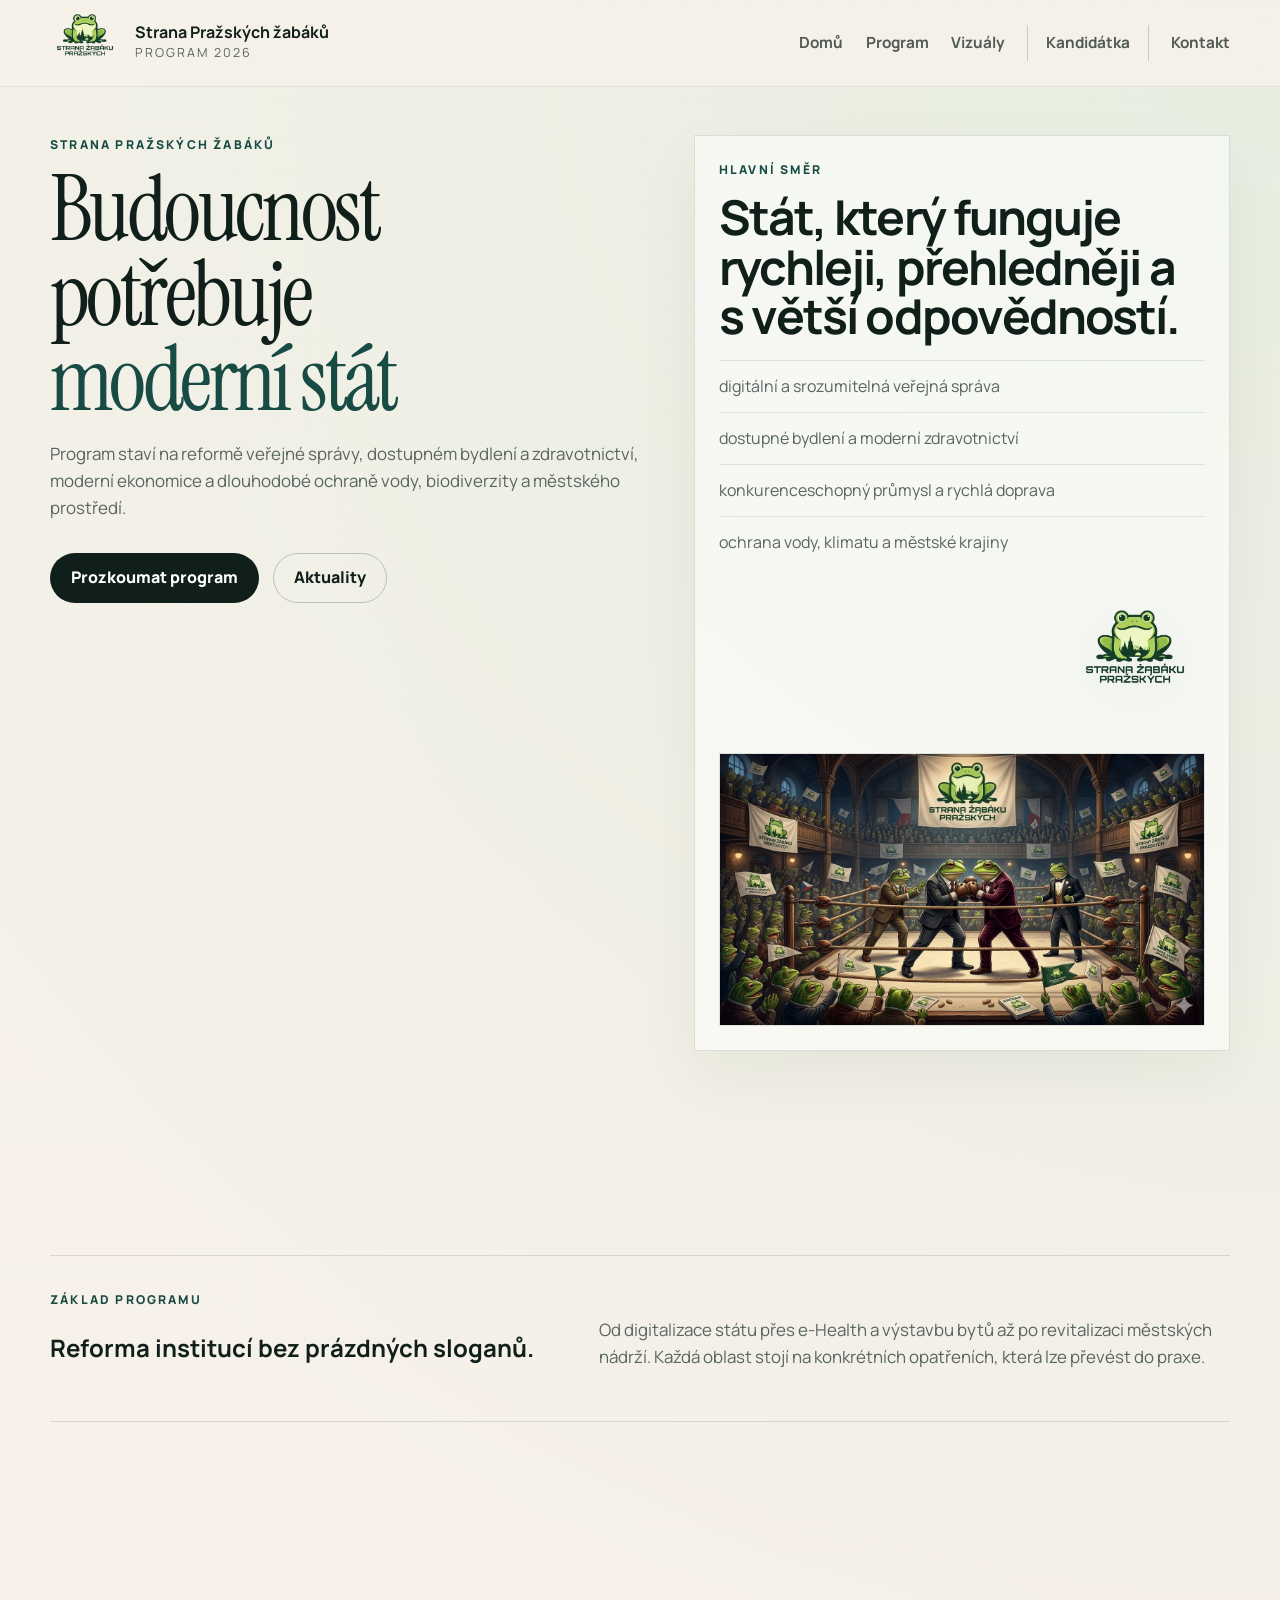
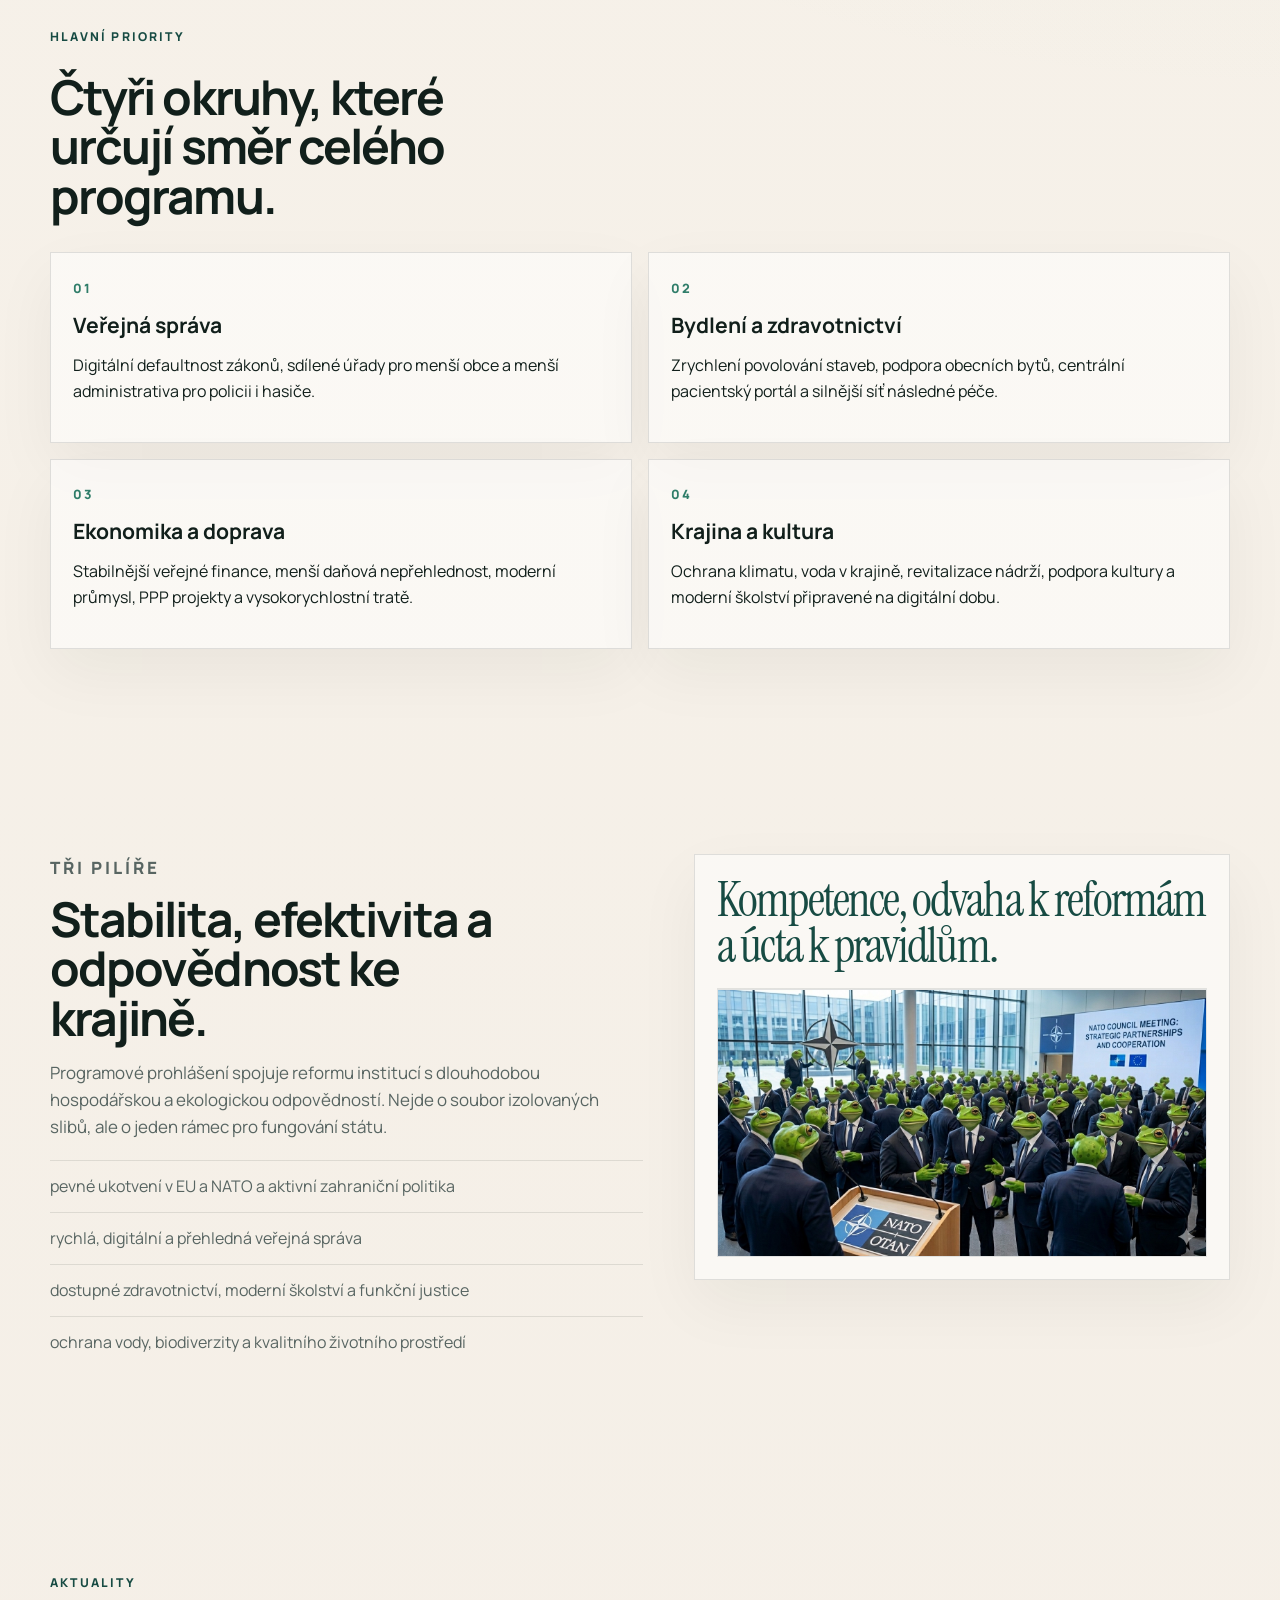
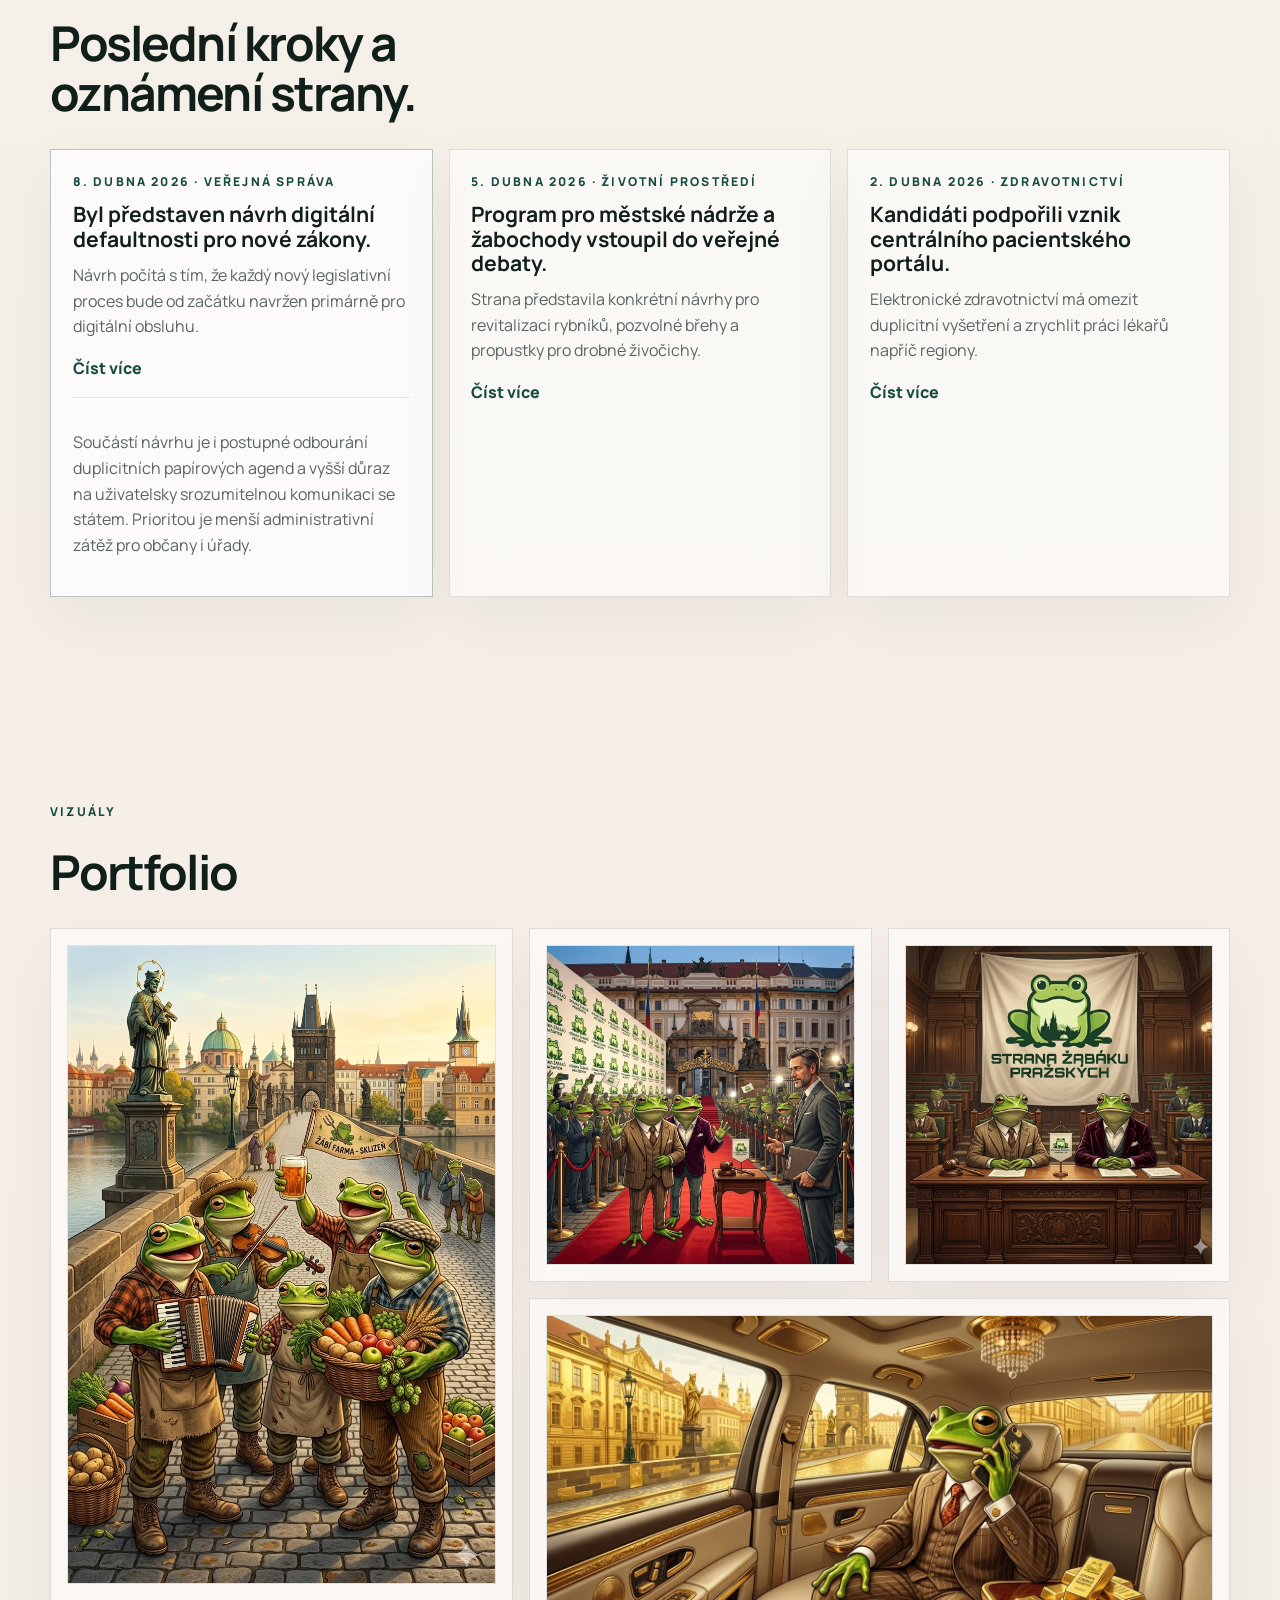
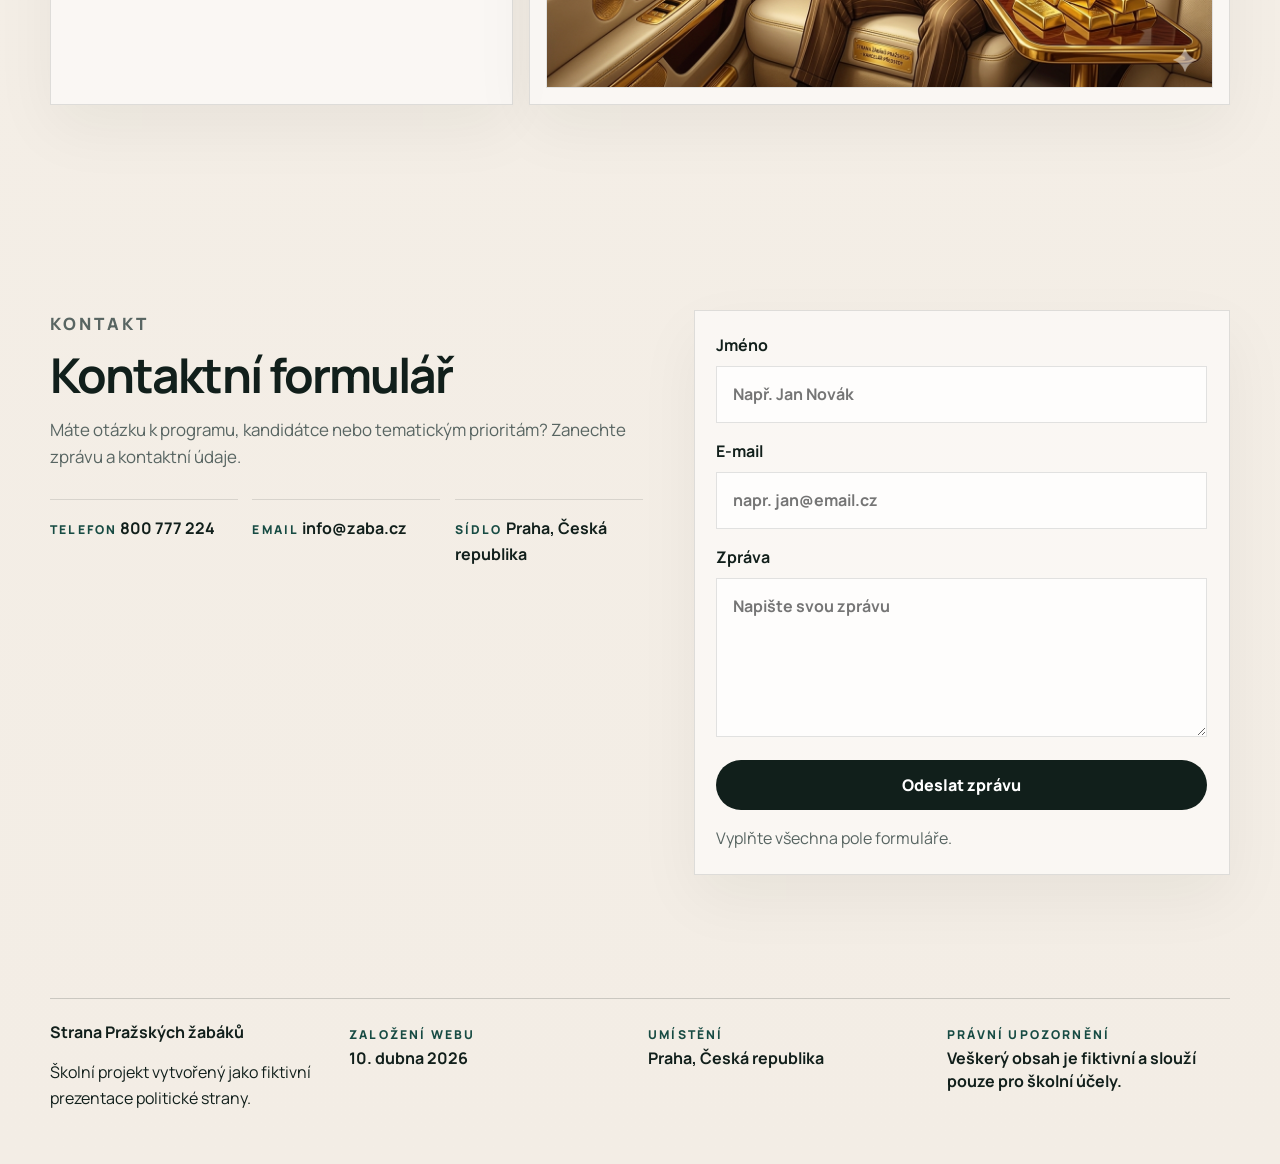
<file: index.html>
<!DOCTYPE html>
<html lang="cs">
  <head>
    <meta charset="UTF-8" />
    <meta name="viewport" content="width=device-width, initial-scale=1.0" />
    <title>Strana Pražských žabáků</title>
    <meta
      name="description"
      content="Program a aktuality Strany Pražských žabáků."
    />
    <link rel="preconnect" href="https://fonts.googleapis.com" />
    <link rel="preconnect" href="https://fonts.gstatic.com" crossorigin />
    <link
      href="https://fonts.googleapis.com/css2?family=Instrument+Serif:ital@0;1&family=Manrope:wght@400;500;600;700;800&display=swap"
      rel="stylesheet"
    />
    <link rel="icon" type="image/svg+xml" href="assets/img/favicon-frog.svg" />
    <link rel="stylesheet" href="assets/css/style.css" />
    <script defer src="assets/js/main.js"></script>
  </head>
  <body id="page-top" data-page="home">
    <div class="page-shell">
      <header class="site-header">
        <div class="container header-inner">
          <a class="brand" href="index.html" aria-label="Domů">
            <img
              class="brand-logo"
              src="assets/img/logo-zabak.png"
              alt="Logo Strany Pražských žabáků"
            />
            <span class="brand-copy">
              <strong>Strana Pražských žabáků</strong>
              <small>Program 2026</small>
            </span>
          </a>

          <button
            class="nav-toggle"
            type="button"
            aria-expanded="false"
            aria-controls="site-nav"
          >
            Menu
          </button>

          <nav class="site-nav" id="site-nav" aria-label="Hlavní navigace">
            <a href="#page-top">Domů</a>
            <a href="#program">Program</a>
            <a href="#galerie">Vizuály</a>
            <a class="nav-link-featured" href="kandidatka.html">Kandidátka</a>
            <a href="#kontakt">Kontakt</a>
          </nav>
        </div>
      </header>

      <main>
        <section class="hero section snap-section" id="hero" data-reveal>
          <div class="container hero-grid">
            <div class="hero-copy">
              <p class="eyebrow">Strana Pražských žabáků</p>
              <h1>
                Budoucnost potřebuje
                <span
                  class="rotating-line"
                  data-words="moderní stát|odborná řešení|zdravou krajinu|quack quack"
                  >moderní stát</span
                >
              </h1>
              <p class="hero-lead">
                Program staví na reformě veřejné správy, dostupném bydlení a
                zdravotnictví, moderní ekonomice a dlouhodobé ochraně vody,
                biodiverzity a městského prostředí.
              </p>
              <div class="hero-actions">
                <a class="button button-primary" href="#program">Prozkoumat program</a>
                <a class="button button-secondary" href="#aktuality">Aktuality</a>
              </div>
            </div>

            <div class="hero-visual">
              <div class="hero-panel">
                <p class="panel-eyebrow">Hlavní směr</p>
                <h2>Stát, který funguje rychleji, přehledněji a s větší odpovědností.</h2>
                <ul class="panel-list">
                  <li>digitální a srozumitelná veřejná správa</li>
                  <li>dostupné bydlení a moderní zdravotnictví</li>
                  <li>konkurenceschopný průmysl a rychlá doprava</li>
                  <li>ochrana vody, klimatu a městské krajiny</li>
                </ul>
                <img
                  class="mascot-logo"
                  src="assets/img/logo-zabak.png"
                  alt="Žabácký maskot strany"
                />
                <div class="image-frame hero-media-frame">
                  <img
                    class="content-photo hero-content-photo"
                    src="assets/img/hero-kampanovy-vizual.png"
                    alt="Hlavní kampaňový vizuál Strany Pražských žabáků"
                  />
                </div>
              </div>
            </div>
          </div>
        </section>

        <section class="section intro-band snap-section" id="program" data-reveal>
          <div class="container split-band">
            <div>
              <p class="eyebrow">Základ programu</p>
              <h2>Reforma institucí bez prázdných sloganů.</h2>
            </div>
            <p class="section-text">
              Od digitalizace státu přes e-Health a výstavbu bytů až po
              revitalizaci městských nádrží. Každá oblast stojí na konkrétních
              opatřeních, která lze převést do praxe.
            </p>
          </div>
        </section>

        <section class="section snap-section" id="priority" data-reveal>
          <div class="container">
            <div class="section-heading">
              <p class="eyebrow">Hlavní priority</p>
              <h2>Čtyři okruhy, které určují směr celého programu.</h2>
            </div>

            <div class="priority-grid">
              <article class="priority-card">
                <span class="priority-index">01</span>
                <h3>Veřejná správa</h3>
                <p>
                  Digitální defaultnost zákonů, sdílené úřady pro menší obce a
                  menší administrativa pro policii i hasiče.
                </p>
              </article>

              <article class="priority-card">
                <span class="priority-index">02</span>
                <h3>Bydlení a zdravotnictví</h3>
                <p>
                  Zrychlení povolování staveb, podpora obecních bytů, centrální
                  pacientský portál a silnější síť následné péče.
                </p>
              </article>

              <article class="priority-card">
                <span class="priority-index">03</span>
                <h3>Ekonomika a doprava</h3>
                <p>
                  Stabilnější veřejné finance, menší daňová nepřehlednost,
                  moderní průmysl, PPP projekty a vysokorychlostní tratě.
                </p>
              </article>

              <article class="priority-card">
                <span class="priority-index">04</span>
                <h3>Krajina a kultura</h3>
                <p>
                  Ochrana klimatu, voda v krajině, revitalizace nádrží,
                  podpora kultury a moderní školství připravené na digitální dobu.
                </p>
              </article>
            </div>
          </div>
        </section>

        <section class="section manifesto-section snap-section" data-reveal>
          <div class="container manifesto-grid">
            <div class="manifesto-copy">
              <p class="eyebrow">Tři pilíře</p>
              <h2>Stabilita, efektivita a odpovědnost ke krajině.</h2>
              <p>
                Programové prohlášení spojuje reformu institucí s dlouhodobou
                hospodářskou a ekologickou odpovědností. Nejde o soubor izolovaných
                slibů, ale o jeden rámec pro fungování státu.
              </p>
              <ul class="check-list">
                <li>pevné ukotvení v EU a NATO a aktivní zahraniční politika</li>
                <li>rychlá, digitální a přehledná veřejná správa</li>
                <li>dostupné zdravotnictví, moderní školství a funkční justice</li>
                <li>ochrana vody, biodiverzity a kvalitního životního prostředí</li>
              </ul>
            </div>

            <aside class="manifesto-panel">
              <div class="panel-quote">
                <p>
                  Kompetence, odvaha k reformám a úcta k pravidlům.
                </p>
              </div>
              <div class="image-frame">
                <img
                  class="content-photo"
                  src="assets/img/program-detail-obrazek.png"
                  alt="Programový vizuál Strany Pražských žabáků"
                />
              </div>
            </aside>
          </div>
        </section>

        <section class="section news-section snap-section" id="aktuality" data-reveal>
          <div class="container">
            <div class="section-heading">
              <p class="eyebrow">Aktuality</p>
              <h2>Poslední kroky a oznámení strany.</h2>
            </div>

            <div class="news-layout">
              <article class="news-card is-open">
                <p class="news-meta">8. dubna 2026 · veřejná správa</p>
                <h3>Byl představen návrh digitální defaultnosti pro nové zákony.</h3>
                <p class="news-preview">
                  Návrh počítá s tím, že každý nový legislativní proces bude od
                  začátku navržen primárně pro digitální obsluhu.
                </p>
                <button class="news-toggle" type="button">Číst více</button>
                <div class="news-body">
                  <p>
                    Součástí návrhu je i postupné odbourání duplicitních papírových
                    agend a vyšší důraz na uživatelsky srozumitelnou komunikaci se
                    státem. Prioritou je menší administrativní zátěž pro občany i úřady.
                  </p>
                </div>
              </article>

              <article class="news-card">
                <p class="news-meta">5. dubna 2026 · životní prostředí</p>
                <h3>Program pro městské nádrže a žabochody vstoupil do veřejné debaty.</h3>
                <p class="news-preview">
                  Strana představila konkrétní návrhy pro revitalizaci rybníků,
                  pozvolné břehy a propustky pro drobné živočichy.
                </p>
                <button class="news-toggle" type="button">Číst více</button>
                <div class="news-body" hidden>
                  <p>
                    Opatření se týkají zejména městských a příměstských lokalit,
                    kde současná infrastruktura často přerušuje přirozenou migraci
                    obojživelníků. Cílem je spojit ochranu biodiverzity s lepší
                    kvalitou veřejného prostoru.
                  </p>
                </div>
              </article>

              <article class="news-card">
                <p class="news-meta">2. dubna 2026 · zdravotnictví</p>
                <h3>Kandidáti podpořili vznik centrálního pacientského portálu.</h3>
                <p class="news-preview">
                  Elektronické zdravotnictví má omezit duplicitní vyšetření a
                  zrychlit práci lékařů napříč regiony.
                </p>
                <button class="news-toggle" type="button">Číst více</button>
                <div class="news-body" hidden>
                  <p>
                    Návrh počítá s přístupem přes bankovní identitu a s bezpečným
                    sdílením dat se souhlasem pacienta. Zdravotnictví má podle
                    programu stát na prevenci, datech a lepší dostupnosti péče.
                  </p>
                </div>
              </article>
            </div>
          </div>
        </section>

        <section class="section gallery-section snap-section" id="galerie" data-reveal>
          <div class="container">
            <div class="section-heading">
              <p class="eyebrow">Vizuály</p>
              <h2>Portfolio</h2>
            </div>

            <div class="gallery-grid">
              <div class="visual-card large">
                <div class="image-frame">
                  <img
                    class="content-photo"
                    src="assets/img/hlavni-galerie-1.png"
                    alt="Kampaňová fotografie galerie 1"
                  />
                </div>
              </div>
              <div class="visual-card">
                <div class="image-frame portrait">
                  <img
                    class="content-photo"
                    src="assets/img/hlavni-galerie-2.png"
                    alt="Kampaňová fotografie galerie 2"
                  />
                </div>
              </div>
              <div class="visual-card">
                <div class="image-frame portrait">
                  <img
                    class="content-photo"
                    src="assets/img/hlavni-galerie-3.png"
                    alt="Kampaňová fotografie galerie 3"
                  />
                </div>
              </div>
              <div class="visual-card wide">
                <div class="image-frame">
                  <img
                    class="content-photo"
                    src="assets/img/mapa-nebo-akce-4.png"
                    alt="Mapa nebo akční vizuál kampaně"
                  />
                </div>
              </div>
            </div>
          </div>
        </section>

        <section class="section hotline-section snap-section" id="kontakt" data-reveal>
          <div class="container hotline-grid">
            <div class="hotline-copy">
              <p class="eyebrow">Kontakt</p>
              <h2>Kontaktní formulář</h2>
              <p>
                Máte otázku k programu, kandidátce nebo tematickým prioritám?
                Zanechte zprávu a kontaktní údaje.
              </p>
              <div class="contact-points">
                <div>
                  <span>Telefon</span>
                  <strong>800 777 224</strong>
                </div>
                <div>
                  <span>Email</span>
                  <strong>info@zaba.cz</strong>
                </div>
                <div>
                  <span>Sídlo</span>
                  <strong>Praha, Česká republika</strong>
                </div>
              </div>
            </div>

            <form class="contact-form" id="contact-form">
              <label>
                Jméno
                <input type="text" name="name" placeholder="Např. Jan Novák" required />
              </label>
              <label>
                E-mail
                <input
                  type="email"
                  name="email"
                  placeholder="napr. jan@email.cz"
                  required
                />
              </label>
              <label>
                Zpráva
                <textarea
                  name="message"
                  rows="5"
                  placeholder="Napište svou zprávu"
                  required
                ></textarea>
              </label>
              <button class="button button-primary button-full" type="submit">
                Odeslat zprávu
              </button>
              <p class="form-note" id="form-status" aria-live="polite">Vyplňte všechna pole formuláře.</p>
            </form>
          </div>
        </section>
      </main>

      <footer class="site-footer">
        <div class="container footer-grid">
          <div>
            <strong>Strana Pražských žabáků</strong>
            <p>Školní projekt vytvořený jako fiktivní prezentace politické strany.</p>
          </div>
          <div>
            <span>Založení webu</span>
            <strong>10. dubna 2026</strong>
          </div>
          <div>
            <span>Umístění</span>
            <strong>Praha, Česká republika</strong>
          </div>
          <div>
            <span>Právní upozornění</span>
            <strong>Veškerý obsah je fiktivní a slouží pouze pro školní účely.</strong>
          </div>
        </div>
      </footer>
    </div>
  </body>
</html>
</file>
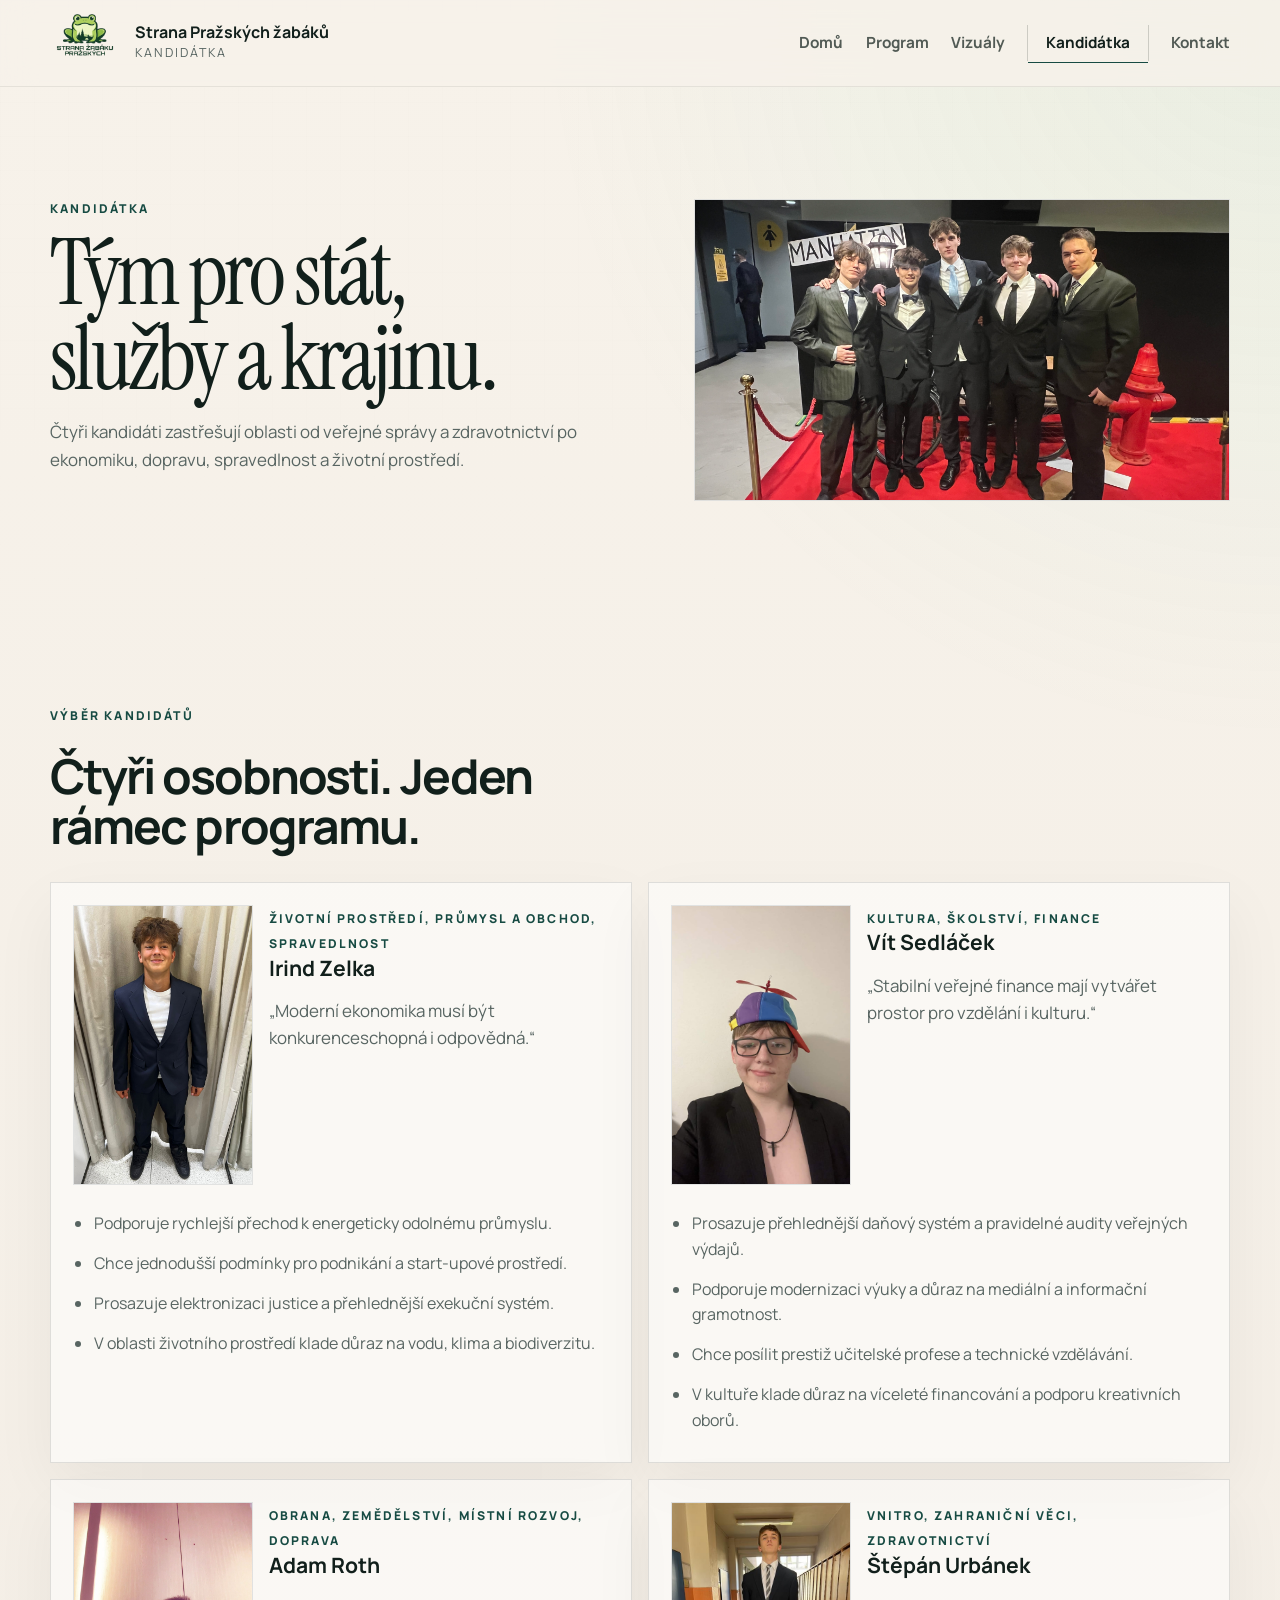
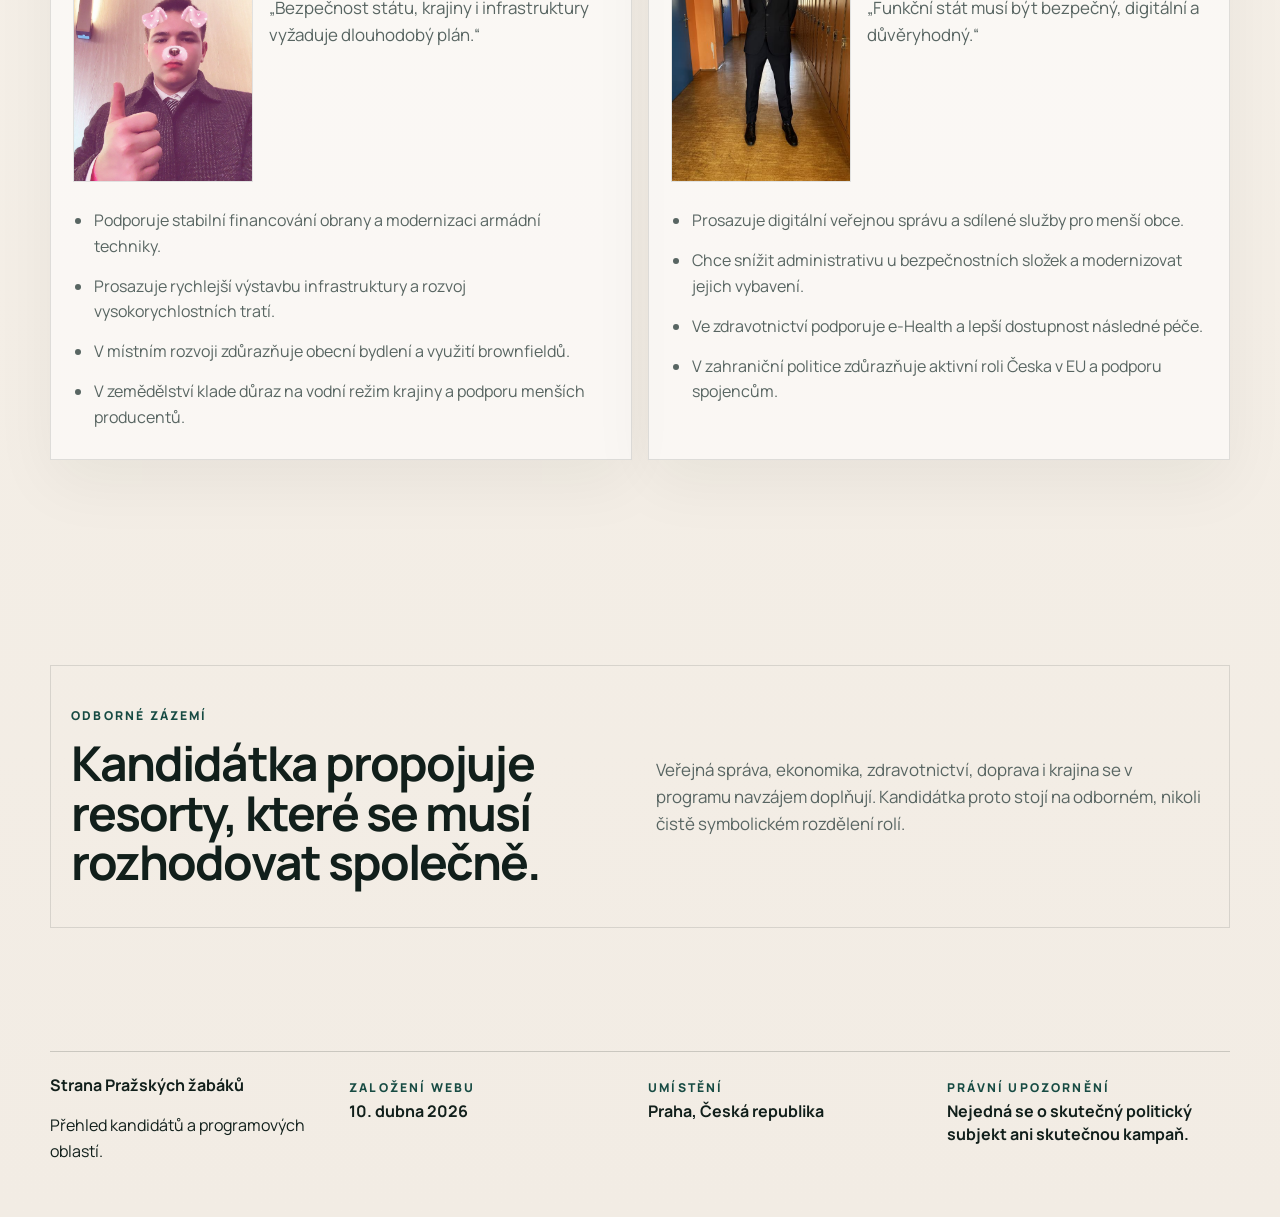
<file: kandidatka.html>
<!DOCTYPE html>
<html lang="cs">
  <head>
    <meta charset="UTF-8" />
    <meta name="viewport" content="width=device-width, initial-scale=1.0" />
    <title>Kandidátka | Strana Pražských žabáků</title>
    <meta
      name="description"
      content="Kandidátka a odborné oblasti Strany Pražských žabáků."
    />
    <link rel="preconnect" href="https://fonts.googleapis.com" />
    <link rel="preconnect" href="https://fonts.gstatic.com" crossorigin />
    <link
      href="https://fonts.googleapis.com/css2?family=Instrument+Serif:ital@0;1&family=Manrope:wght@400;500;600;700;800&display=swap"
      rel="stylesheet"
    />
    <link rel="icon" type="image/svg+xml" href="assets/img/favicon-frog.svg" />
    <link rel="stylesheet" href="assets/css/style.css" />
    <script defer src="assets/js/main.js"></script>
  </head>
  <body id="page-top" data-page="kandidatka">
    <div class="page-shell inner-page-shell">
      <header class="site-header">
        <div class="container header-inner">
          <a class="brand" href="index.html" aria-label="Domů">
            <img
              class="brand-logo"
              src="assets/img/logo-zabak.png"
              alt="Logo Strany Pražských žabáků"
            />
            <span class="brand-copy">
              <strong>Strana Pražských žabáků</strong>
              <small>Kandidátka</small>
            </span>
          </a>

          <button
            class="nav-toggle"
            type="button"
            aria-expanded="false"
            aria-controls="site-nav"
          >
            Menu
          </button>

          <nav class="site-nav" id="site-nav" aria-label="Hlavní navigace">
            <a href="index.html#page-top">Domů</a>
            <a href="index.html#program">Program</a>
            <a href="index.html#galerie">Vizuály</a>
            <a class="nav-link-featured" href="kandidatka.html#kandidati">Kandidátka</a>
            <a href="index.html#kontakt">Kontakt</a>
          </nav>
        </div>
      </header>

      <main>
        <section class="section inner-hero" data-reveal>
          <div class="container inner-hero-grid">
            <div>
              <p class="eyebrow">Kandidátka</p>
              <h1>Tým pro stát, služby a krajinu.</h1>
              <p class="hero-lead">
                Čtyři kandidáti zastřešují oblasti od veřejné správy a zdravotnictví
                po ekonomiku, dopravu, spravedlnost a životní prostředí.
              </p>
            </div>
            <div class="hero-side-panel">
              <div class="image-frame compact">
                <img
                  class="content-photo"
                  src="assets/img/kandidatka-hero.jpeg"
                  alt="Skupinový vizuál kandidátky Strany Pražských žabáků"
                />
              </div>
            </div>
          </div>
        </section>

        <section class="section candidate-section" id="kandidati" data-reveal>
          <div class="container">
            <div class="section-heading">
              <p class="eyebrow">Výběr kandidátů</p>
              <h2>Čtyři osobnosti. Jeden rámec programu.</h2>
            </div>

            <div class="candidate-grid">
              <article class="candidate-card">
                <div class="candidate-top">
                  <div class="image-frame portrait">
                    <img
                      class="content-photo candidate-photo candidate-photo-irind"
                      src="assets/img/irind-zelka.jpeg"
                      alt="Portrét Irinda Zelky"
                    />
                  </div>
                  <div>
                    <span class="candidate-role">Životní prostředí, průmysl a obchod, spravedlnost</span>
                    <h3>Irind Zelka</h3>
                    <p class="candidate-motto">„Moderní ekonomika musí být konkurenceschopná i odpovědná.“</p>
                  </div>
                </div>
                <ul class="candidate-points">
                  <li>Podporuje rychlejší přechod k energeticky odolnému průmyslu.</li>
                  <li>Chce jednodušší podmínky pro podnikání a start-upové prostředí.</li>
                  <li>Prosazuje elektronizaci justice a přehlednější exekuční systém.</li>
                  <li>V oblasti životního prostředí klade důraz na vodu, klima a biodiverzitu.</li>
                </ul>
              </article>

              <article class="candidate-card">
                <div class="candidate-top">
                  <div class="image-frame portrait">
                    <img
                      class="content-photo candidate-photo candidate-photo-vit"
                      src="assets/img/vit-sedlacek.jpg"
                      alt="Portrét Víta Sedláčka"
                    />
                  </div>
                  <div>
                    <span class="candidate-role">Kultura, školství, finance</span>
                    <h3>Vít Sedláček</h3>
                    <p class="candidate-motto">„Stabilní veřejné finance mají vytvářet prostor pro vzdělání i kulturu.“</p>
                  </div>
                </div>
                <ul class="candidate-points">
                  <li>Prosazuje přehlednější daňový systém a pravidelné audity veřejných výdajů.</li>
                  <li>Podporuje modernizaci výuky a důraz na mediální a informační gramotnost.</li>
                  <li>Chce posílit prestiž učitelské profese a technické vzdělávání.</li>
                  <li>V kultuře klade důraz na víceleté financování a podporu kreativních oborů.</li>
                </ul>
              </article>

              <article class="candidate-card">
                <div class="candidate-top">
                  <div class="image-frame portrait">
                    <img
                      class="content-photo candidate-photo candidate-photo-adam"
                      src="assets/img/adam-roth.jpg"
                      alt="Portrét Adama Rotha"
                    />
                  </div>
                  <div>
                    <span class="candidate-role">Obrana, zemědělství, místní rozvoj, doprava</span>
                    <h3>Adam Roth</h3>
                    <p class="candidate-motto">„Bezpečnost státu, krajiny i infrastruktury vyžaduje dlouhodobý plán.“</p>
                  </div>
                </div>
                <ul class="candidate-points">
                  <li>Podporuje stabilní financování obrany a modernizaci armádní techniky.</li>
                  <li>Prosazuje rychlejší výstavbu infrastruktury a rozvoj vysokorychlostních tratí.</li>
                  <li>V místním rozvoji zdůrazňuje obecní bydlení a využití brownfieldů.</li>
                  <li>V zemědělství klade důraz na vodní režim krajiny a podporu menších producentů.</li>
                </ul>
              </article>

              <article class="candidate-card">
                <div class="candidate-top">
                  <div class="image-frame portrait">
                    <img
                      class="content-photo candidate-photo candidate-photo-stepan"
                      src="assets/img/stepan-urbanek.jpeg"
                      alt="Portrét Štěpána Urbánka"
                    />
                  </div>
                  <div>
                    <span class="candidate-role">Vnitro, zahraniční věci, zdravotnictví</span>
                    <h3>Štěpán Urbánek</h3>
                    <p class="candidate-motto">„Funkční stát musí být bezpečný, digitální a důvěryhodný.“</p>
                  </div>
                </div>
                <ul class="candidate-points">
                  <li>Prosazuje digitální veřejnou správu a sdílené služby pro menší obce.</li>
                  <li>Chce snížit administrativu u bezpečnostních složek a modernizovat jejich vybavení.</li>
                  <li>Ve zdravotnictví podporuje e-Health a lepší dostupnost následné péče.</li>
                  <li>V zahraniční politice zdůrazňuje aktivní roli Česka v EU a podporu spojencům.</li>
                </ul>
              </article>
            </div>
          </div>
        </section>

        <section class="section timeline-section" data-reveal>
          <div class="container timeline-panel">
            <div>
              <p class="eyebrow">Odborné zázemí</p>
              <h2>Kandidátka propojuje resorty, které se musí rozhodovat společně.</h2>
            </div>
            <p class="section-text">
              Veřejná správa, ekonomika, zdravotnictví, doprava i krajina se v
              programu navzájem doplňují. Kandidátka proto stojí na odborném,
              nikoli čistě symbolickém rozdělení rolí.
            </p>
          </div>
        </section>
      </main>

      <footer class="site-footer">
        <div class="container footer-grid">
          <div>
            <strong>Strana Pražských žabáků</strong>
            <p>Přehled kandidátů a programových oblastí.</p>
          </div>
          <div>
            <span>Založení webu</span>
            <strong>10. dubna 2026</strong>
          </div>
          <div>
            <span>Umístění</span>
            <strong>Praha, Česká republika</strong>
          </div>
          <div>
            <span>Právní upozornění</span>
            <strong>Nejedná se o skutečný politický subjekt ani skutečnou kampaň.</strong>
          </div>
        </div>
      </footer>
    </div>
  </body>
</html>
</file>
<file: assets/css/style.css>
:root {
  --bg: #f5f0e8;
  --surface: #fbf7f1;
  --surface-strong: #eee7dd;
  --green-900: #174b43;
  --green-700: #2f7d69;
  --green-500: #6fcf97;
  --ink: #111f1b;
  --muted: #586562;
  --line: rgba(17, 31, 27, 0.12);
  --line-strong: rgba(17, 31, 27, 0.22);
  --shadow: 0 24px 60px rgba(17, 31, 27, 0.05);
  --radius-xl: 20px;
  --radius-lg: 12px;
  --radius-md: 8px;
  --container: min(1180px, calc(100% - 48px));
  --header-height: 86px;
}

*,
*::before,
*::after {
  box-sizing: border-box;
}

html {
  scroll-behavior: smooth;
}

body {
  margin: 0;
  font-family: "Manrope", "Segoe UI", sans-serif;
  color: var(--ink);
  background:
    radial-gradient(circle at top right, rgba(111, 207, 151, 0.12), transparent 28%),
    linear-gradient(180deg, #f7f2ea 0%, #f3ede5 100%);
  line-height: 1.6;
}

@media (min-width: 921px) {
  body {
    cursor: url("../img/cursor-frog.png") 10 8, auto;
  }

  a,
  button,
  input,
  textarea,
  select,
  label {
    cursor: url("../img/cursor-frog.png") 10 8, pointer;
  }
}

body::before {
  content: "";
  position: fixed;
  inset: 0;
  pointer-events: none;
  background:
    linear-gradient(rgba(17, 31, 27, 0.025) 1px, transparent 1px),
    linear-gradient(90deg, rgba(17, 31, 27, 0.025) 1px, transparent 1px);
  background-size: 34px 34px;
  mask-image: linear-gradient(180deg, black 0%, transparent 82%);
  opacity: 0.35;
}

img {
  display: block;
  max-width: 100%;
}

a {
  color: inherit;
  text-decoration: none;
}

button,
input,
textarea {
  font: inherit;
}

.container {
  width: var(--container);
  margin: 0 auto;
}

.site-header {
  position: sticky;
  top: 0;
  z-index: 30;
  backdrop-filter: blur(16px);
  background: rgba(247, 242, 234, 0.8);
  border-bottom: 1px solid rgba(17, 31, 27, 0.08);
}

.header-inner {
  min-height: var(--header-height);
  display: flex;
  align-items: center;
  justify-content: space-between;
  gap: 1.5rem;
  position: relative;
}

.brand {
  display: inline-flex;
  align-items: center;
  gap: 0.95rem;
  min-width: 0;
}

.brand-logo {
  width: 70px;
  height: 70px;
  object-fit: contain;
  padding: 0;
  transform: scale(1.14);
  transform-origin: center;
}

.brand-copy {
  display: grid;
  gap: 0.1rem;
}

.brand-copy strong {
  font-size: 1rem;
  line-height: 1.2;
}

.brand-copy small {
  font-size: 0.78rem;
  text-transform: uppercase;
  letter-spacing: 0.16em;
  color: var(--muted);
}

.site-nav {
  display: flex;
  align-items: center;
  gap: 1.4rem;
}

.site-nav a {
  position: relative;
  padding: 0.35rem 0;
  font-size: 0.96rem;
  font-weight: 700;
  color: rgba(17, 31, 27, 0.72);
}

.site-nav a::after {
  content: "";
  position: absolute;
  left: 0;
  right: 0;
  bottom: -0.12rem;
  height: 1px;
  background: var(--green-900);
  transform: scaleX(0);
  transform-origin: left;
  transition: transform 180ms ease;
}

.site-nav a:hover::after,
.site-nav a:focus-visible::after,
.site-nav a.is-active::after {
  transform: scaleX(1);
}

.site-nav a.is-active {
  color: var(--ink);
}

.nav-link-featured {
  padding-left: 1.1rem !important;
  padding-right: 1.1rem !important;
  border-left: 1px solid rgba(17, 31, 27, 0.18);
  border-right: 1px solid rgba(17, 31, 27, 0.18);
}

.nav-toggle {
  display: none;
  border: 1px solid var(--line);
  background: rgba(255, 255, 255, 0.35);
  color: var(--ink);
  padding: 0.7rem 0.95rem;
  border-radius: 999px;
  font-weight: 800;
}

main {
  scroll-snap-type: y proximity;
}

.snap-section {
  scroll-snap-align: start;
}

.section {
  padding: clamp(4.5rem, 8vw, 7rem) 0;
}

.hero {
  min-height: calc(100vh - var(--header-height));
  display: flex;
  align-items: flex-start;
  padding-top: clamp(2rem, 4vw, 3rem);
}

.hero-grid,
.manifesto-grid,
.hotline-grid,
.inner-hero-grid {
  display: grid;
  grid-template-columns: minmax(0, 1.05fr) minmax(360px, 0.95fr);
  gap: clamp(2rem, 4vw, 4rem);
  align-items: start;
}

.hero-copy h1,
.inner-hero h1 {
  margin: 0;
  font-family: "Instrument Serif", Georgia, serif;
  font-weight: 400;
  font-size: clamp(3.6rem, 7vw, 6.5rem);
  line-height: 0.95;
  letter-spacing: -0.04em;
  max-width: 12ch;
}

.rotating-line {
  display: inline-block;
  min-width: 8.5ch;
  color: var(--green-900);
  white-space: nowrap;
  transition:
    opacity 220ms ease,
    transform 220ms ease;
}

.rotating-line.is-changing {
  opacity: 0;
  transform: translateY(12px);
}

.hero-lead,
.section-text,
.manifesto-copy p,
.hotline-copy p,
.candidate-motto {
  font-size: 1.06rem;
  color: var(--muted);
}

.eyebrow,
.panel-eyebrow,
.news-meta,
.contact-points span,
.footer-grid span,
.candidate-role {
  margin: 0 0 0.8rem;
  text-transform: uppercase;
  letter-spacing: 0.18em;
  font-size: 0.76rem;
  font-weight: 800;
  color: var(--green-900);
}

.hero-actions {
  display: flex;
  flex-wrap: wrap;
  gap: 0.9rem;
  margin-top: 2rem;
}

.button {
  display: inline-flex;
  align-items: center;
  justify-content: center;
  min-height: 50px;
  padding: 0 1.25rem;
  border: 1px solid transparent;
  border-radius: 999px;
  font-weight: 800;
  transition:
    transform 160ms ease,
    background-color 160ms ease,
    border-color 160ms ease;
}

.button:hover,
.button:focus-visible {
  transform: translateY(-1px);
}

.button-primary {
  background: var(--ink);
  color: #fff;
}

.button-secondary {
  border-color: var(--line-strong);
  color: var(--ink);
  background: transparent;
}

.button-full {
  width: 100%;
}

.hero-panel,
.priority-card,
.manifesto-panel,
.visual-card,
.news-card,
.candidate-card,
.contact-form,
.timeline-panel {
  background: rgba(255, 255, 255, 0.54);
  border: 1px solid var(--line);
  box-shadow: var(--shadow);
}

.hero-panel {
  padding: 1.5rem;
}

.hero-panel h2,
.section-heading h2,
.manifesto-copy h2,
.hotline-copy h2,
.timeline-panel h2,
.inner-hero h1 {
  margin: 0;
}

.hero-panel h2,
.section-heading h2,
.manifesto-copy h2,
.hotline-copy h2,
.timeline-panel h2 {
  font-size: clamp(2rem, 4vw, 3rem);
  line-height: 1.03;
  letter-spacing: -0.04em;
  max-width: 16ch;
}

.panel-list,
.check-list {
  margin: 1.2rem 0 0;
  padding: 0;
  list-style: none;
}

.panel-list li,
.check-list li {
  padding: 0.8rem 0;
  border-top: 1px solid rgba(17, 31, 27, 0.1);
  color: var(--muted);
}

.candidate-points {
  margin: 1.2rem 0 0;
  padding-left: 1.25rem;
  list-style: disc;
}

.candidate-points li {
  padding: 0.45rem 0 0.45rem 0.1rem;
  color: var(--muted);
}

.mascot-logo {
  width: 140px;
  margin: 1.4rem 0 0 auto;
  filter: drop-shadow(0 14px 30px rgba(23, 75, 67, 0.08));
}

.placeholder-frame,
.image-placeholder,
.mini-placeholder,
.image-frame {
  display: grid;
  place-items: center;
  background:
    linear-gradient(135deg, rgba(208, 208, 208, 0.9), rgba(170, 170, 170, 0.82)),
    repeating-linear-gradient(
      -45deg,
      rgba(255, 255, 255, 0.16),
      rgba(255, 255, 255, 0.16) 18px,
      rgba(0, 0, 0, 0.06) 18px,
      rgba(0, 0, 0, 0.06) 36px
    );
  border: 1px dashed rgba(17, 31, 27, 0.18);
  color: rgba(17, 31, 27, 0.72);
  text-align: center;
}

.placeholder-frame {
  min-height: 280px;
  margin-top: 1.4rem;
}

.hero-media-frame {
  min-height: 280px;
  margin-top: 1.4rem;
}

.placeholder-frame span,
.image-placeholder span,
.mini-placeholder span {
  padding: 0.7rem;
  font-size: 0.84rem;
  font-weight: 800;
  letter-spacing: 0.14em;
}

.image-frame {
  overflow: hidden;
  border: 1px solid rgba(17, 31, 27, 0.12);
  background: rgba(255, 255, 255, 0.72);
}

.content-photo {
  width: 100%;
  height: 100%;
  object-fit: cover;
}

.split-band {
  display: grid;
  grid-template-columns: minmax(0, 0.9fr) minmax(0, 1.1fr);
  gap: 2rem;
  align-items: end;
  padding: 2.1rem 0;
  border-top: 1px solid var(--line);
  border-bottom: 1px solid var(--line);
}

.section-heading {
  display: grid;
  gap: 0.8rem;
  margin-bottom: 2rem;
}

.priority-grid {
  display: grid;
  grid-template-columns: repeat(2, minmax(0, 1fr));
  gap: 1rem;
}

.priority-card,
.news-card,
.candidate-card,
.contact-form {
  padding: 1.35rem;
}

.priority-card h3,
.news-card h3,
.candidate-card h3 {
  margin: 0 0 0.75rem;
  font-size: 1.32rem;
  line-height: 1.15;
}

.priority-index {
  display: inline-block;
  margin-bottom: 0.9rem;
  font-size: 0.8rem;
  font-weight: 800;
  letter-spacing: 0.18em;
  color: var(--green-700);
}

.manifesto-panel {
  padding: 1.4rem;
}

.panel-quote {
  padding-bottom: 1.2rem;
  border-bottom: 1px solid rgba(17, 31, 27, 0.1);
  font-family: "Instrument Serif", Georgia, serif;
  font-size: clamp(2rem, 4vw, 3rem);
  line-height: 0.95;
  letter-spacing: -0.04em;
  color: var(--green-900);
}

.panel-quote p {
  margin: 0;
}

.mini-placeholder {
  min-height: 250px;
  margin-top: 1.3rem;
}

.news-layout {
  display: grid;
  grid-template-columns: repeat(3, minmax(0, 1fr));
  gap: 1rem;
}

.news-meta {
  margin-bottom: 0.7rem;
}

.news-preview {
  color: var(--muted);
  margin: 0;
}

.news-toggle {
  width: fit-content;
  margin-top: 1rem;
  padding: 0;
  background: transparent;
  border: 0;
  font-weight: 800;
  color: var(--green-900);
  cursor: pointer;
}

.news-body {
  margin-top: 1rem;
  padding-top: 1rem;
  border-top: 1px solid rgba(17, 31, 27, 0.1);
  color: var(--muted);
}

.news-card.is-open {
  border-color: rgba(23, 75, 67, 0.3);
  background: rgba(255, 255, 255, 0.74);
}

.gallery-grid {
  display: grid;
  grid-template-columns: 1.15fr 0.85fr 0.85fr;
  gap: 1rem;
}

.visual-card {
  padding: 1rem;
  min-height: 220px;
}

.visual-card.large {
  grid-row: span 2;
}

.visual-card.wide {
  grid-column: span 2;
}

.image-placeholder,
.image-frame {
  min-height: 100%;
  min-height: 220px;
}

.image-placeholder.portrait,
.image-frame.portrait {
  min-height: 320px;
}

.image-placeholder.compact,
.image-frame.compact {
  min-height: 300px;
}

.contact-points {
  display: grid;
  grid-template-columns: repeat(3, minmax(0, 1fr));
  gap: 0.9rem;
  margin-top: 1.8rem;
}

.contact-points div {
  padding: 1rem 0;
  border-top: 1px solid var(--line);
}

.contact-form label {
  display: block;
  margin-bottom: 1rem;
  font-weight: 700;
}

.contact-form input,
.contact-form textarea {
  width: 100%;
  margin-top: 0.5rem;
  border: 1px solid var(--line);
  border-radius: 0;
  background: rgba(255, 255, 255, 0.72);
  color: var(--ink);
  padding: 0.9rem 0.95rem;
  outline: none;
  transition:
    border-color 160ms ease,
    background-color 160ms ease;
}

.contact-form input:focus,
.contact-form textarea:focus {
  border-color: var(--green-700);
  background: #fff;
}

.form-note {
  margin: 1rem 0 0;
  color: var(--muted);
}

.form-note.is-success {
  color: var(--green-900);
  font-weight: 700;
}

.inner-page-shell {
  background:
    radial-gradient(circle at top right, rgba(111, 207, 151, 0.1), transparent 24%),
    linear-gradient(180deg, #f7f2ea 0%, #f2ece4 100%);
}

.inner-hero {
  padding-top: clamp(5rem, 9vw, 7rem);
}

.hero-side-panel {
  display: flex;
  justify-content: flex-end;
}

.candidate-grid {
  display: grid;
  grid-template-columns: repeat(2, minmax(0, 1fr));
  gap: 1rem;
}

.candidate-top {
  display: grid;
  grid-template-columns: 180px 1fr;
  gap: 1rem;
  align-items: stretch;
  margin-bottom: 1rem;
}

.candidate-top .image-placeholder,
.candidate-top .image-frame {
  min-height: 280px;
  height: 280px;
}

.candidate-photo {
  object-position: center 18%;
}

.candidate-photo-irind {
  object-position: center 12%;
}

.candidate-photo-vit {
  object-position: center 18%;
}

.candidate-photo-adam {
  object-position: center 16%;
}

.candidate-photo-stepan {
  object-position: center 14%;
}

.timeline-panel {
  display: grid;
  grid-template-columns: minmax(0, 1fr) minmax(0, 1fr);
  gap: 2rem;
  padding: 2.5rem 1.25rem;
  border-top: 1px solid var(--line);
  border-bottom: 1px solid var(--line);
  box-shadow: none;
  background: transparent;
  align-items: center;
}

.site-footer {
  padding: 1.3rem 0 2.3rem;
}

.footer-grid {
  display: grid;
  grid-template-columns: repeat(4, minmax(0, 1fr));
  gap: 1rem;
  padding-top: 1.4rem;
  border-top: 1px solid rgba(17, 31, 27, 0.18);
}

.footer-grid strong {
  display: block;
  line-height: 1.45;
}

[data-reveal] {
  opacity: 0;
  transform: translateY(26px);
  transition:
    opacity 560ms ease,
    transform 560ms ease;
}

[data-reveal].is-visible {
  opacity: 1;
  transform: translateY(0);
}

@media (max-width: 1024px) {
  .hero-grid,
  .manifesto-grid,
  .hotline-grid,
  .inner-hero-grid,
  .split-band,
  .timeline-panel,
  .contact-points,
  .footer-grid,
  .news-layout,
  .candidate-grid,
  .priority-grid {
    grid-template-columns: 1fr;
  }

  .gallery-grid {
    grid-template-columns: 1fr;
  }

  .visual-card.large,
  .visual-card.wide {
    grid-row: auto;
    grid-column: auto;
  }
}

@media (max-width: 920px) {
  .nav-toggle {
    display: inline-flex;
    align-items: center;
    justify-content: center;
  }

  .site-nav {
    position: absolute;
    top: calc(100% + 0.7rem);
    left: 0;
    right: 0;
    display: none;
    flex-direction: column;
    align-items: stretch;
    gap: 0;
    padding: 0.6rem 0;
    background: rgba(247, 242, 234, 0.98);
    border: 1px solid var(--line);
  }

  .site-header.is-open .site-nav {
    display: flex;
  }

  .site-nav a {
    padding: 0.95rem 1rem;
  }

  .nav-link-featured {
    padding-left: 1rem !important;
    padding-right: 1rem !important;
    border-left: 0;
    border-right: 0;
  }

  .hero,
  .section {
    min-height: auto;
  }

  .hero-grid,
  .inner-hero-grid {
    align-items: start;
  }
}

@media (max-width: 640px) {
  :root {
    --container: min(100% - 32px, 100%);
  }

  .brand-copy small {
    display: none;
  }

  .brand-logo {
    width: 62px;
    height: 62px;
  }

  .hero-copy h1,
  .inner-hero h1 {
    font-size: clamp(3rem, 16vw, 4.5rem);
  }

  .hero-panel h2,
  .section-heading h2,
  .manifesto-copy h2,
  .hotline-copy h2,
  .timeline-panel h2 {
    font-size: clamp(1.8rem, 9vw, 2.6rem);
  }

  .candidate-top {
    grid-template-columns: 1fr;
  }

  .candidate-photo-vit {
    object-position: center 10%;
  }

  .candidate-photo-adam {
    object-position: center 8%;
  }

  .mascot-logo {
    margin-left: 0;
  }

  .timeline-panel {
    padding-left: 0;
    padding-right: 0;
  }
}

@media (prefers-reduced-motion: reduce) {
  html {
    scroll-behavior: auto;
  }

  * {
    animation: none !important;
    transition: none !important;
  }

  [data-reveal] {
    opacity: 1;
    transform: none;
  }
}
</file>
